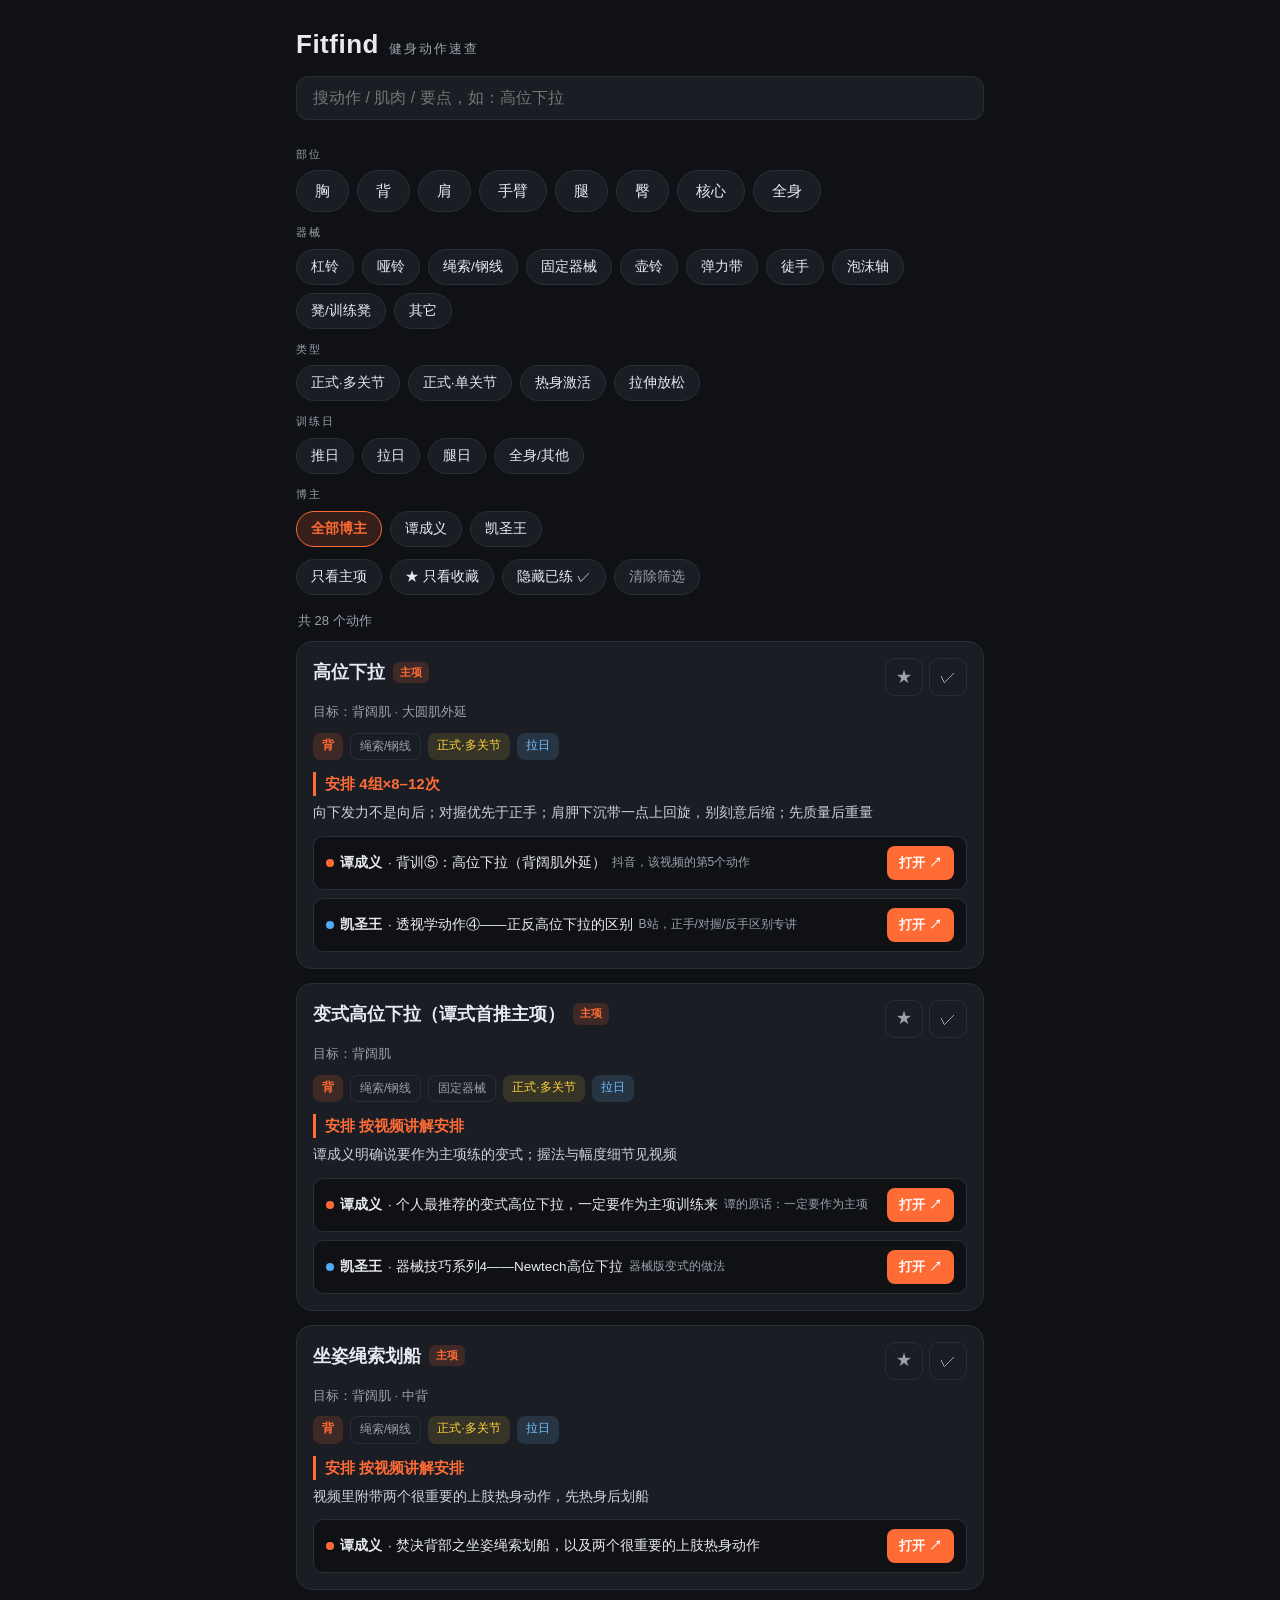
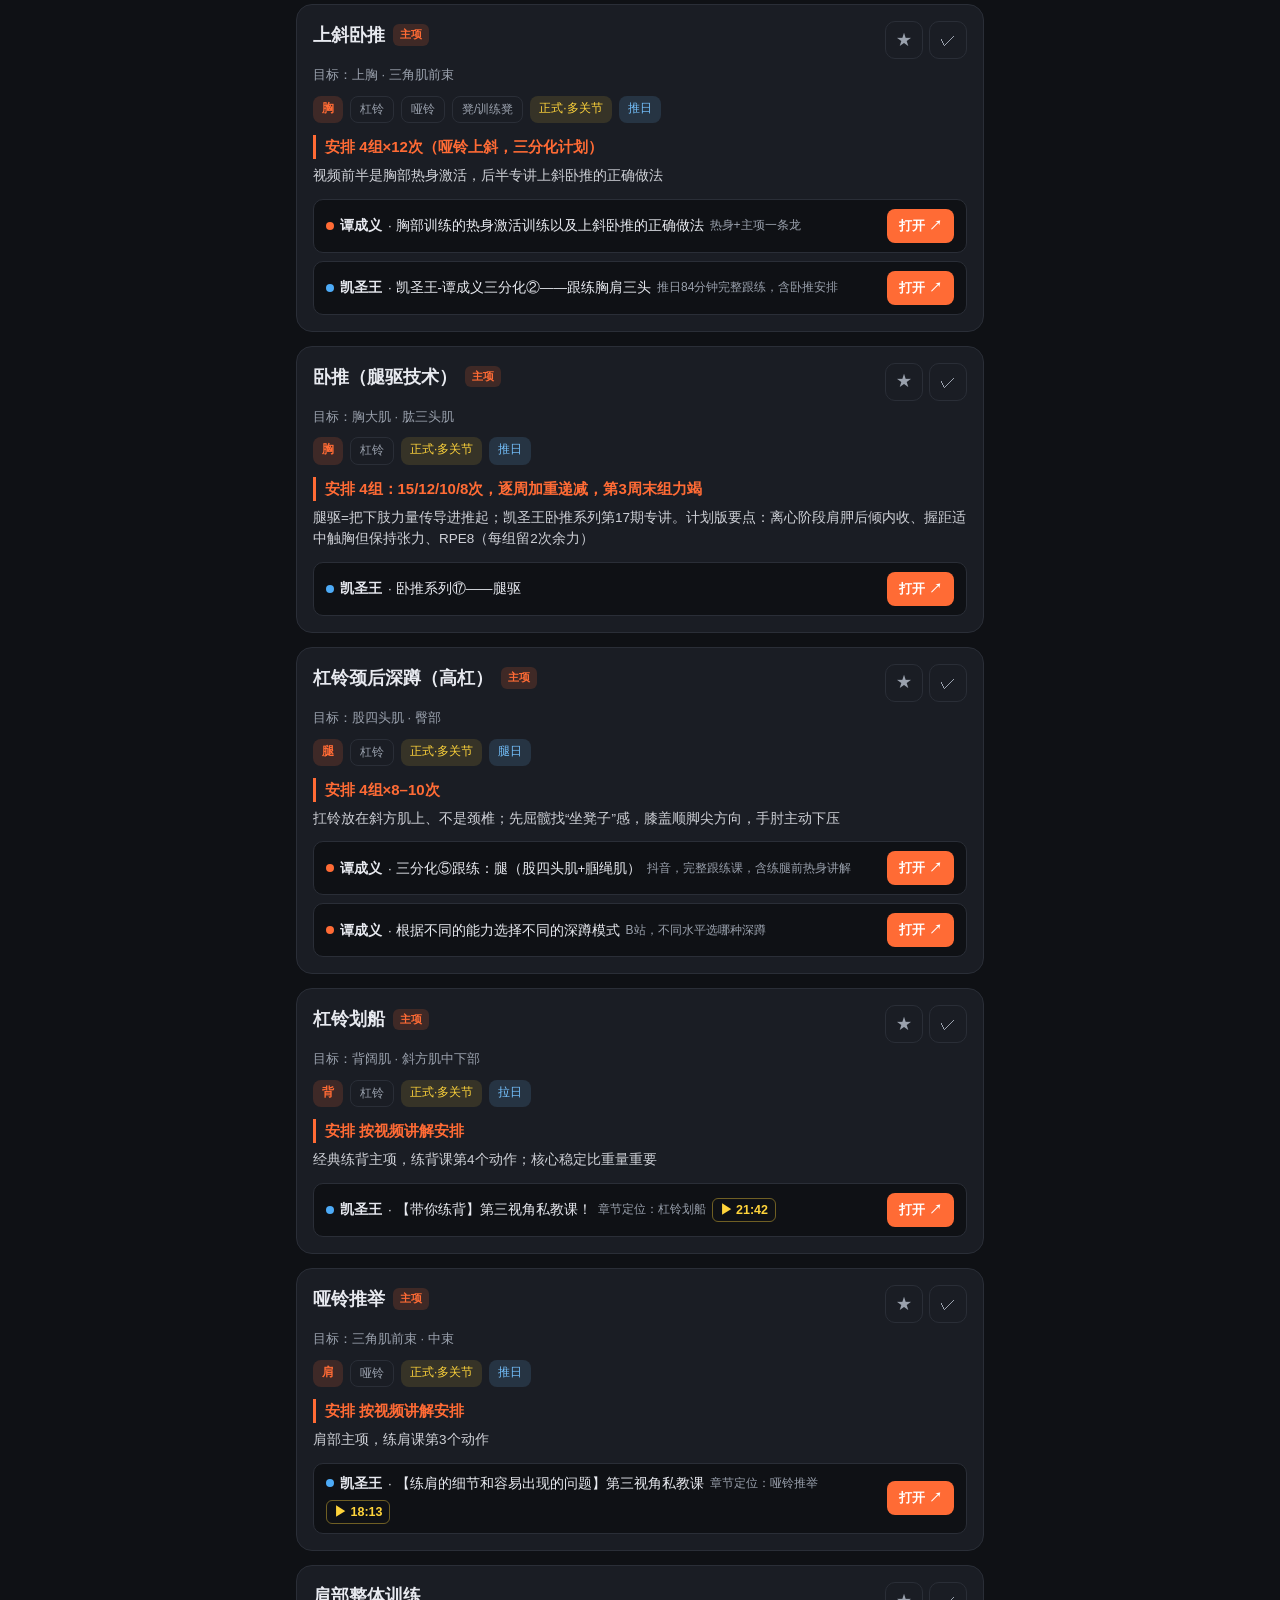
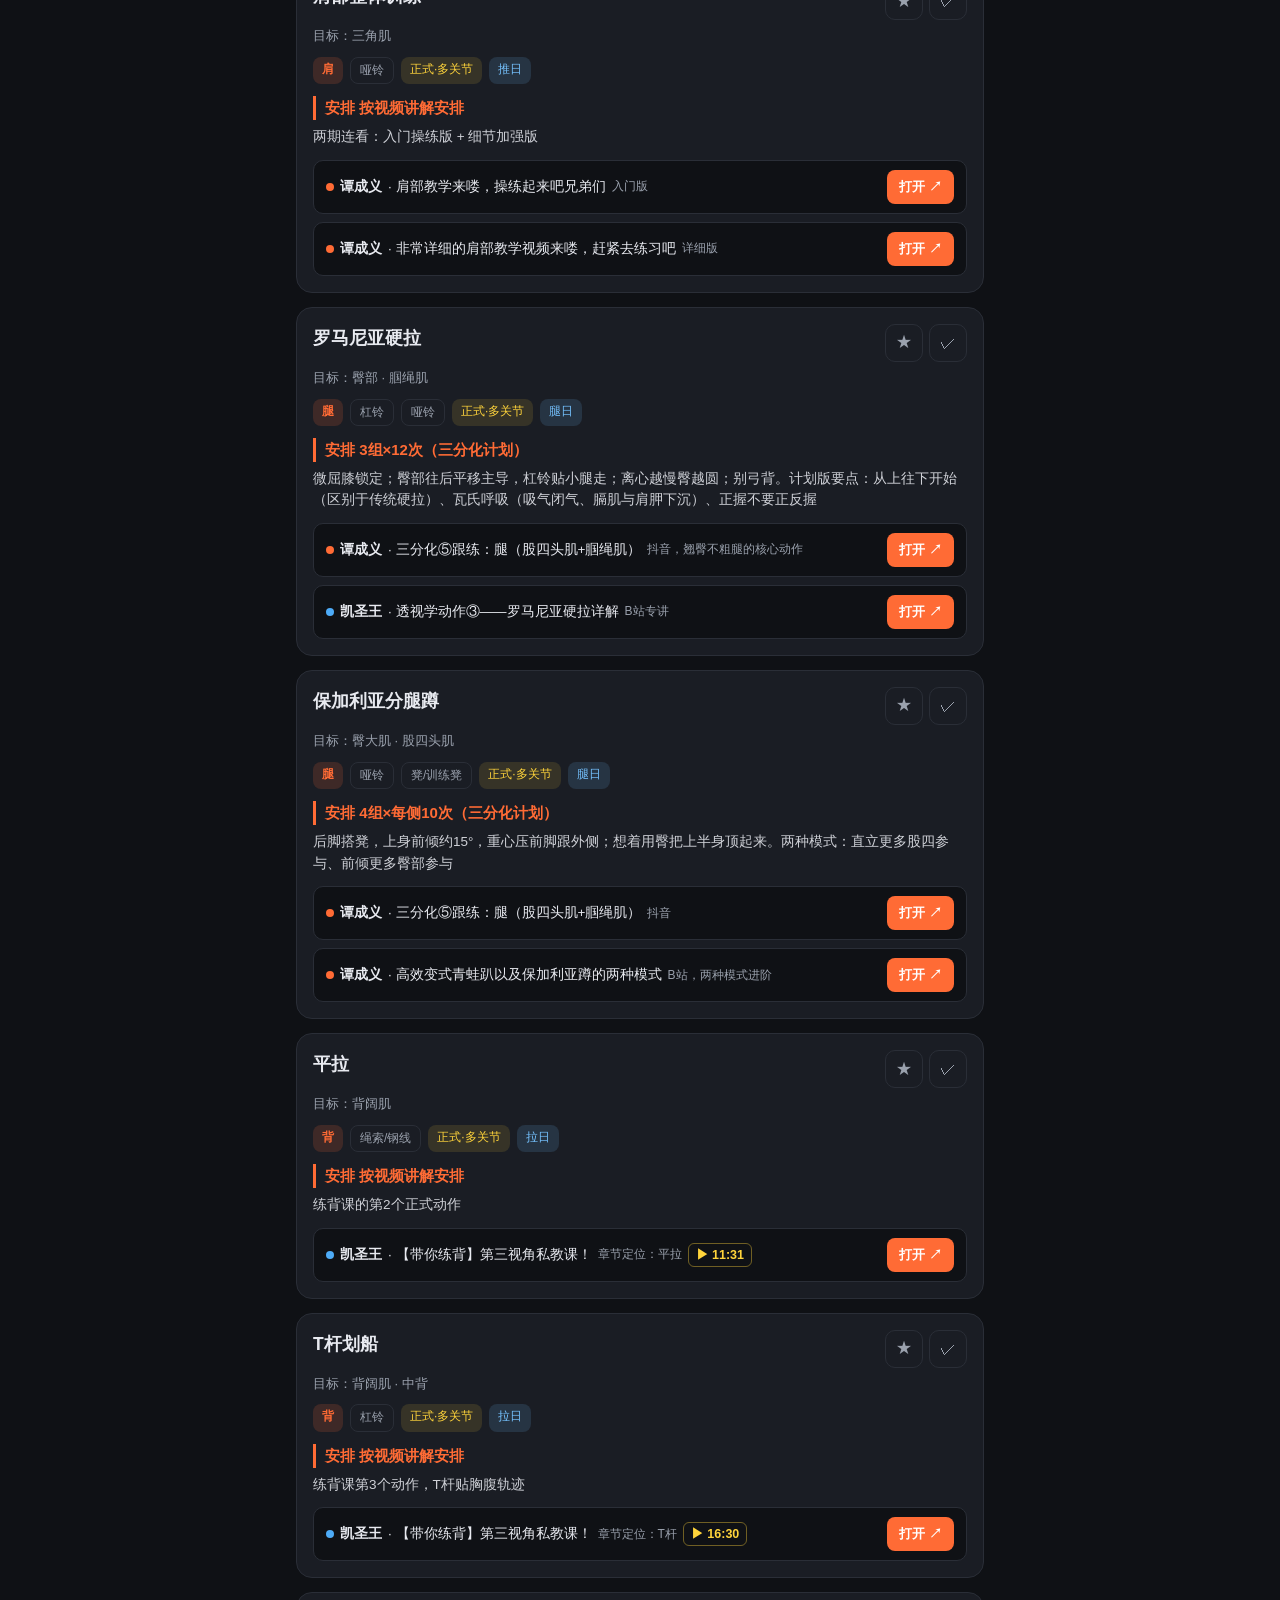
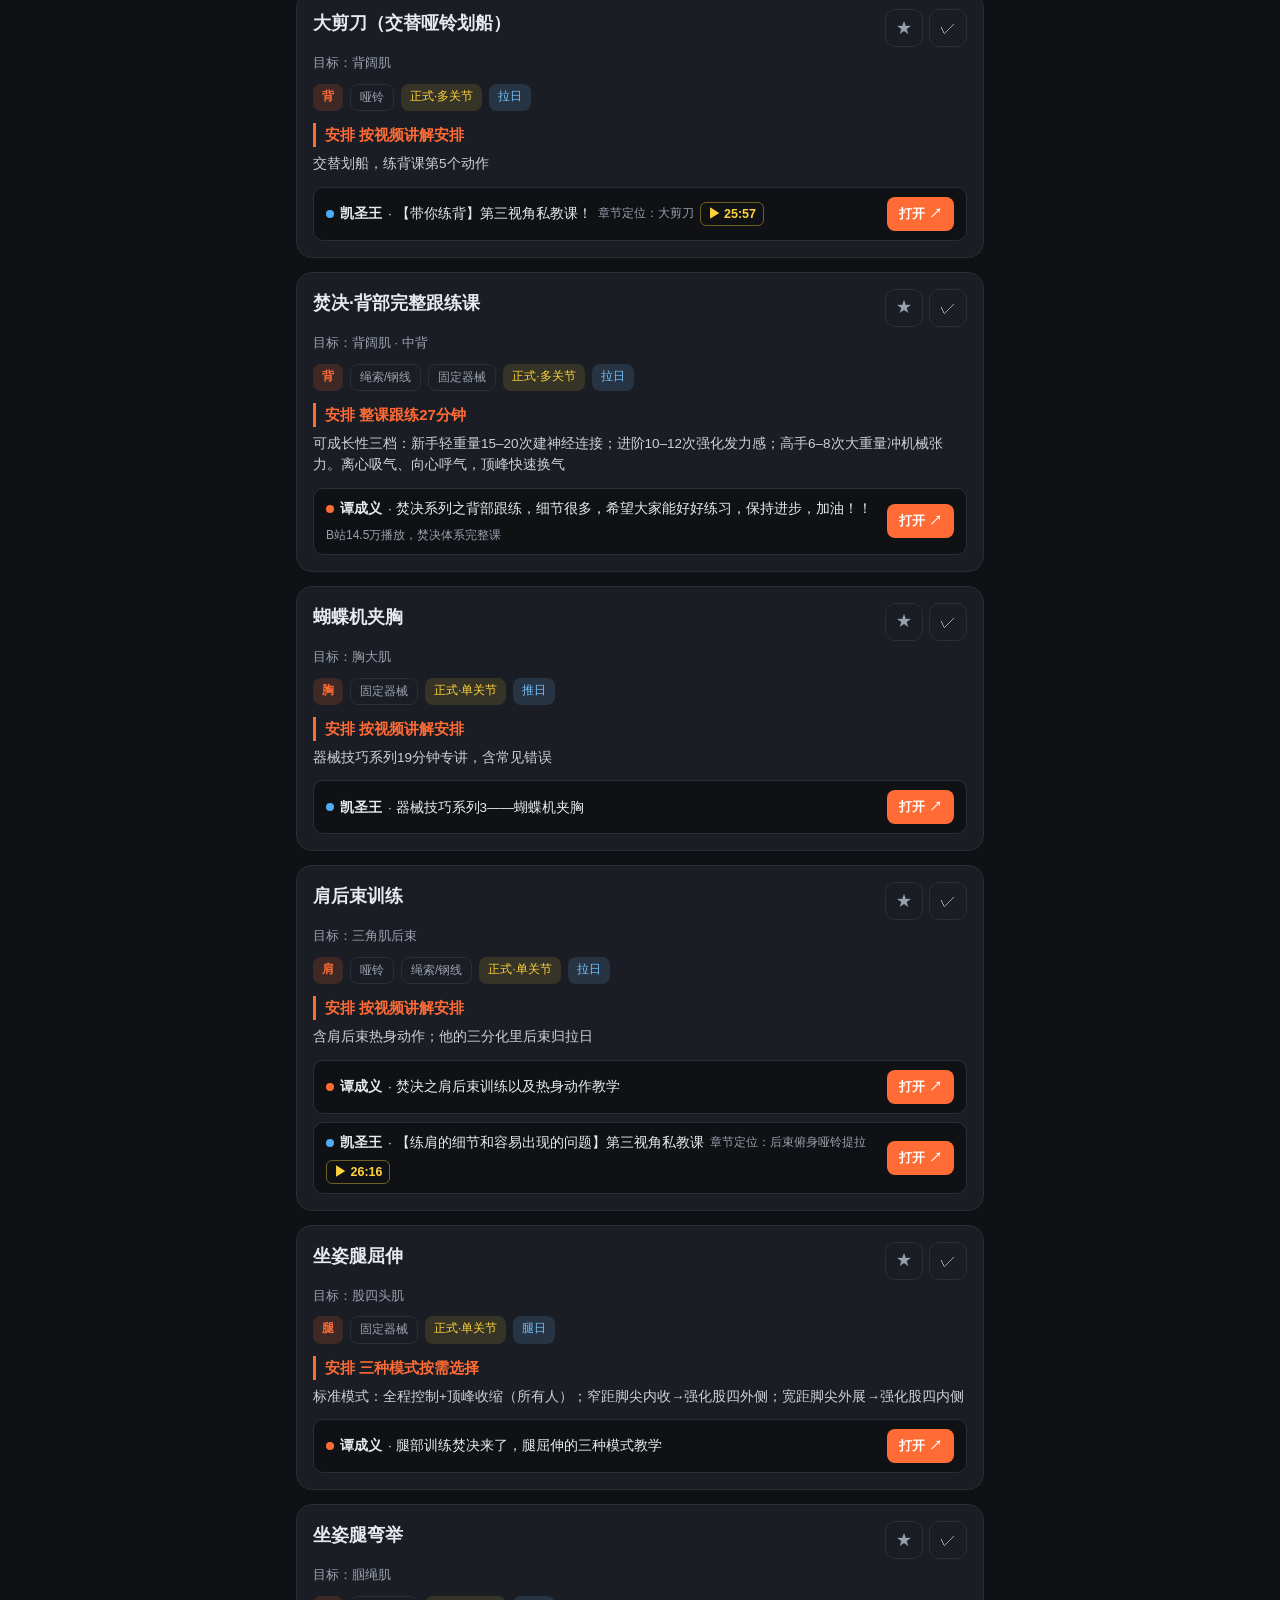
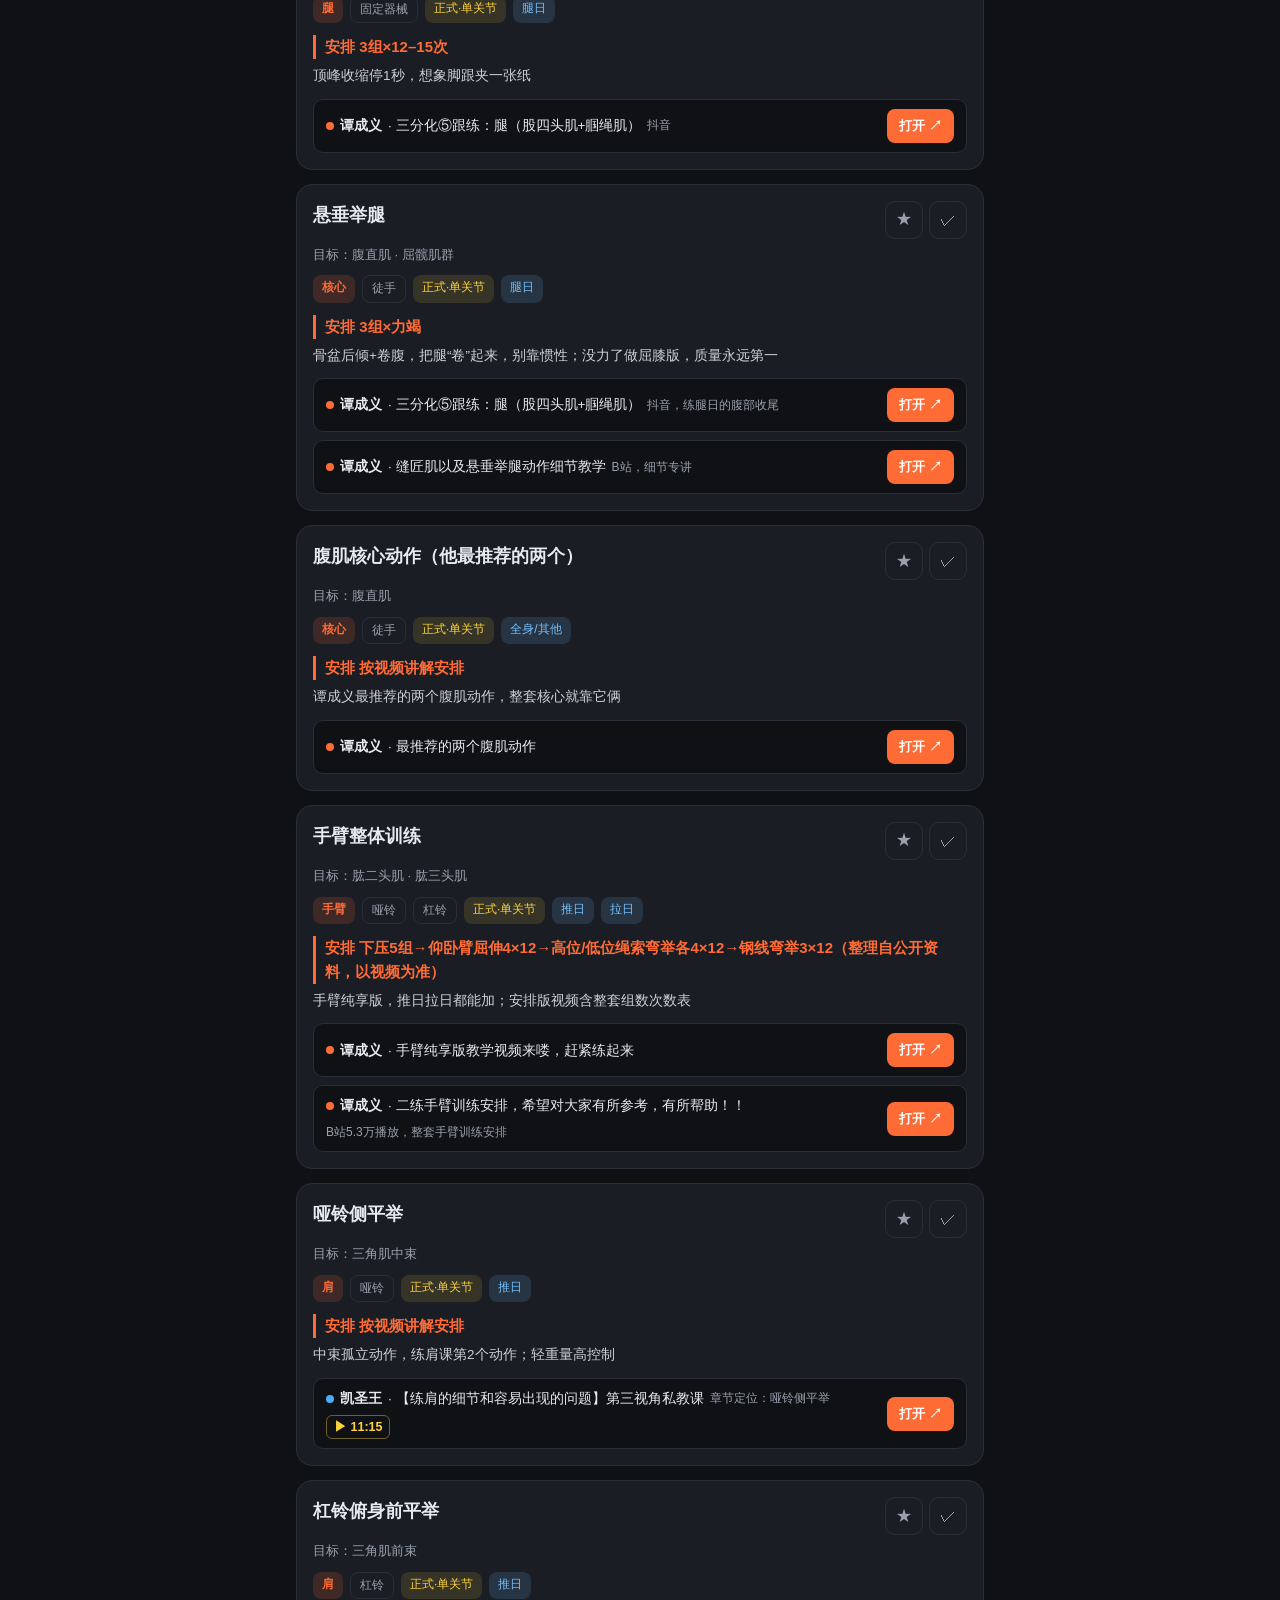
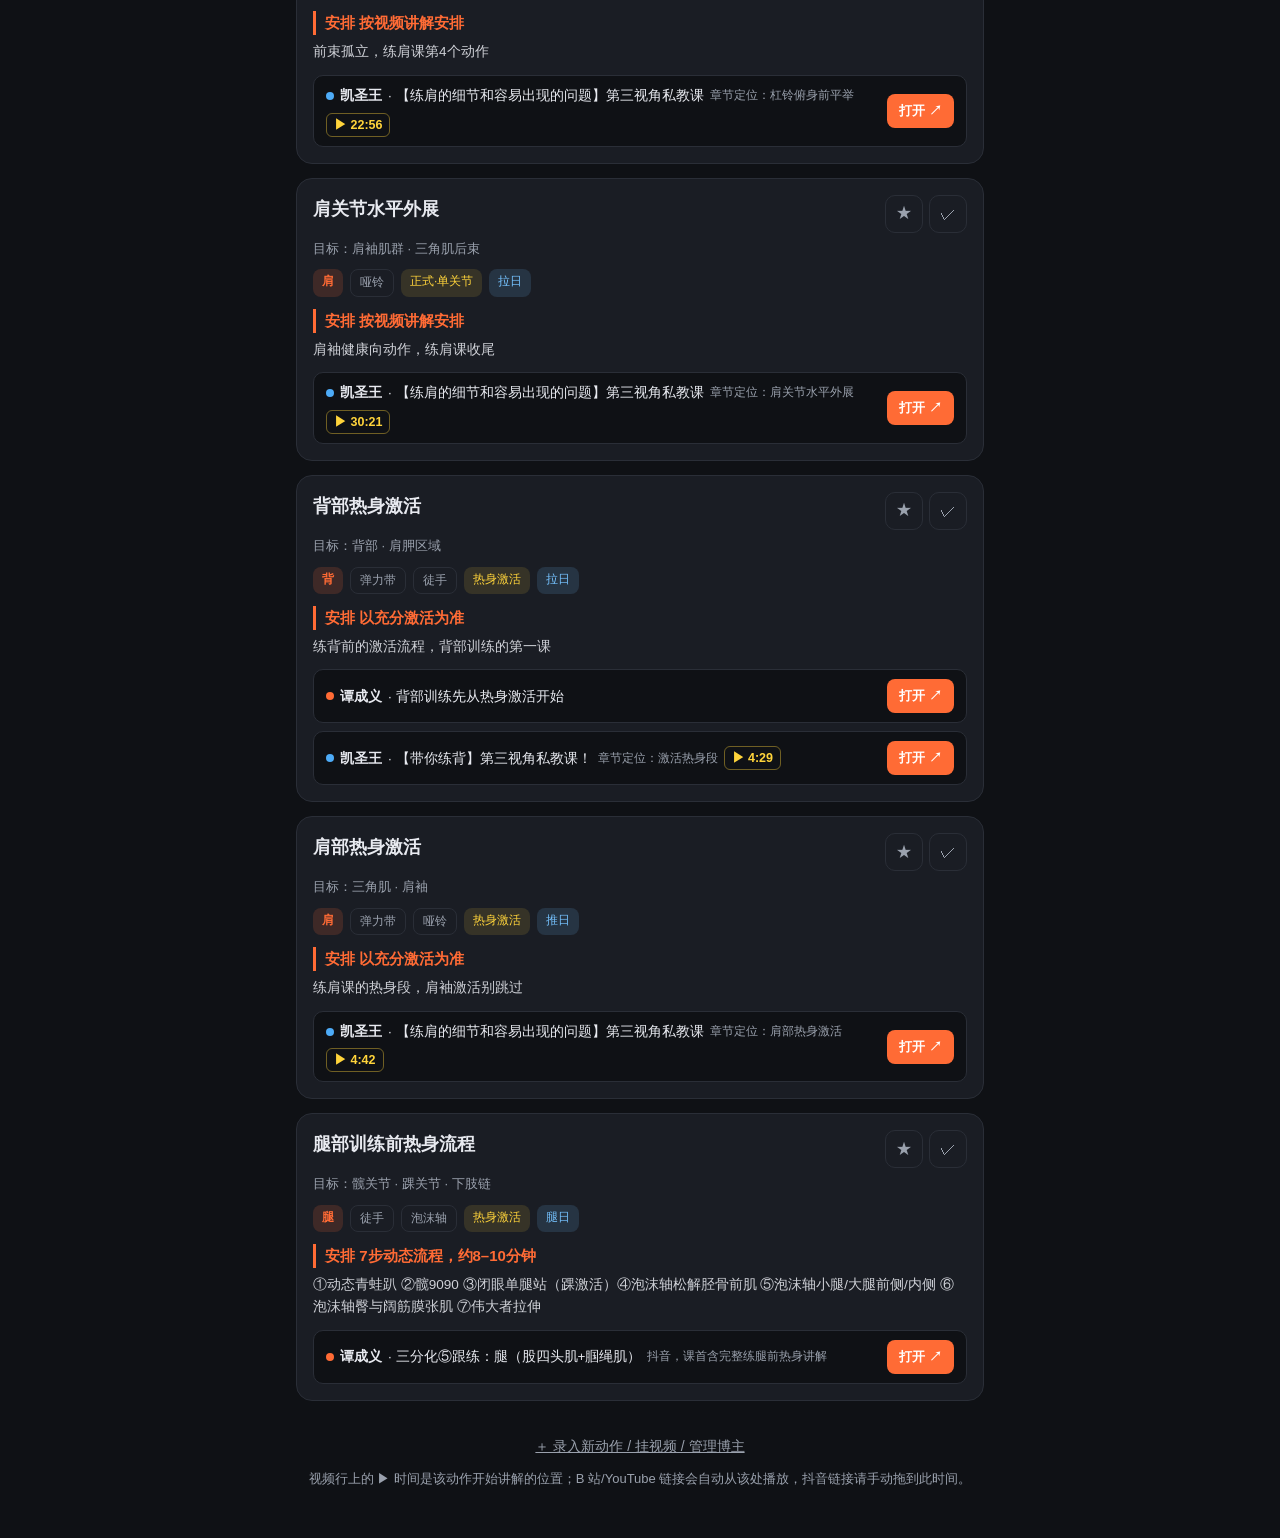
<file: index.html>
<!DOCTYPE html>
<html lang="zh-CN">
<head>
  <meta charset="UTF-8">
  <meta name="viewport" content="width=device-width, initial-scale=1, viewport-fit=cover">
  <meta name="theme-color" content="#0f1115">
  <meta name="apple-mobile-web-app-capable" content="yes">
  <meta name="apple-mobile-web-app-status-bar-style" content="black-translucent">
  <title>Fitfind</title>
  <link rel="manifest" href="manifest.json">
  <link rel="apple-touch-icon" href="icon-192.png">
  <link rel="stylesheet" href="style.css">
</head>
<body>
  <header class="top">
    <h1>Fitfind<span class="sub">健身动作速查</span></h1>
    <input id="q" type="search" placeholder="搜动作 / 肌肉 / 要点，如：高位下拉" autocomplete="off">
  </header>

  <!-- 筛选区：每个维度一行，按钮由 app.js 根据 data.js 的表自动生成 -->
  <section class="filters">
    <div class="frow">
      <span class="flabel">部位</span>
      <div class="chips" id="partChips"></div>
    </div>
    <div class="frow">
      <span class="flabel">器械</span>
      <div class="chips small" id="equipChips"></div>
    </div>
    <div class="frow">
      <span class="flabel">类型</span>
      <div class="chips small" id="typeChips"></div>
    </div>
    <div class="frow">
      <span class="flabel">训练日</span>
      <div class="chips small" id="dayChips"></div>
    </div>
    <div class="frow">
      <span class="flabel">博主</span>
      <div class="chips small" id="bloggerChips"></div>
    </div>
    <div class="frow">
      <span class="flabel"></span>
      <div class="chips small">
        <button id="mainOnly" class="toggle">只看主项</button>
        <button id="favOnly" class="toggle">★ 只看收藏</button>
        <button id="hideDone" class="toggle">隐藏已练 ✓</button>
        <button id="clearFilters" class="toggle reset">清除筛选</button>
      </div>
    </div>
  </section>

  <p id="count" class="count"></p>
  <main id="list" class="list"></main>

  <div id="empty" class="empty" hidden>
    <p>没有符合的动作</p>
    <p class="muted">减少筛选条件试试，或去 <a href="admin.html">录入页</a> 添加</p>
  </div>

  <footer class="foot">
    <a href="admin.html">＋ 录入新动作 / 挂视频 / 管理博主</a>
    <p class="hint">视频行上的 ▶ 时间是该动作开始讲解的位置；B 站/YouTube 链接会自动从该处播放，抖音链接请手动拖到此时间。</p>
  </footer>

  <script src="data.js"></script>
  <script src="app.js"></script>
</body>
</html>
</file>
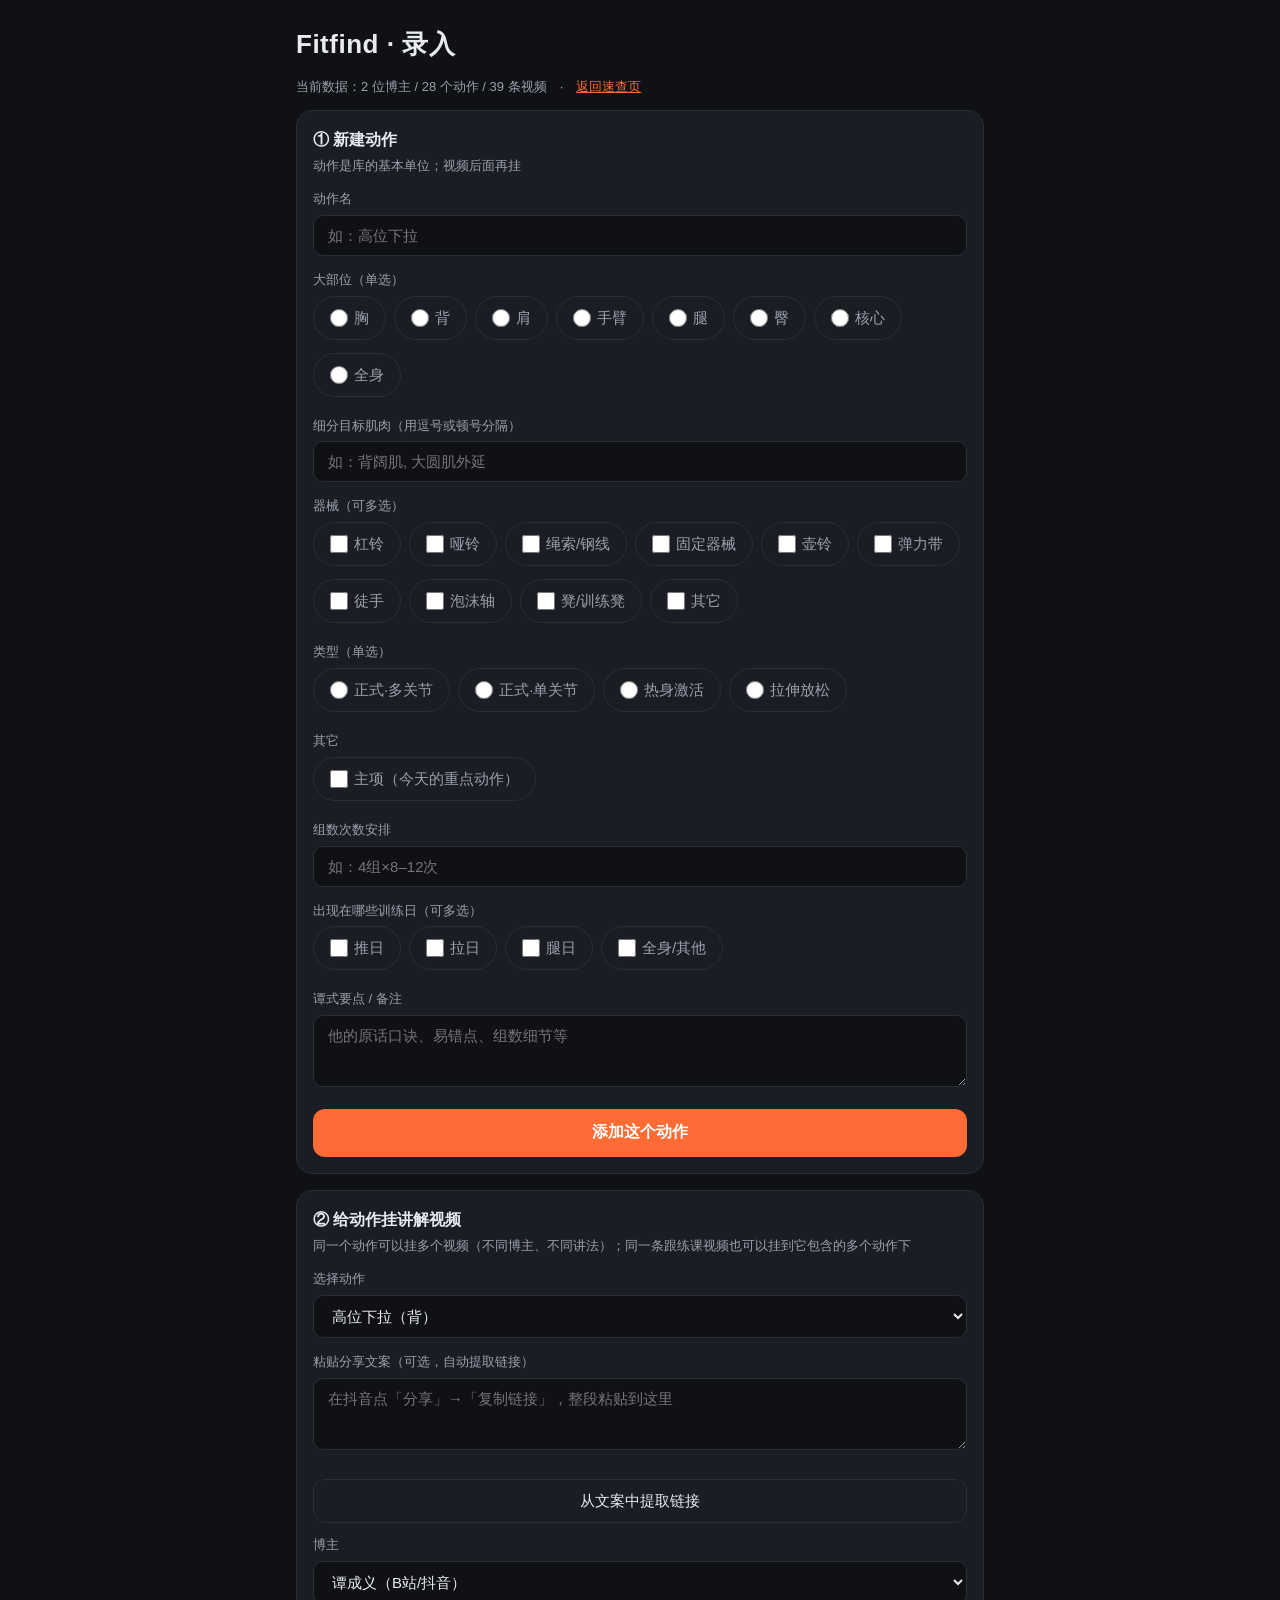
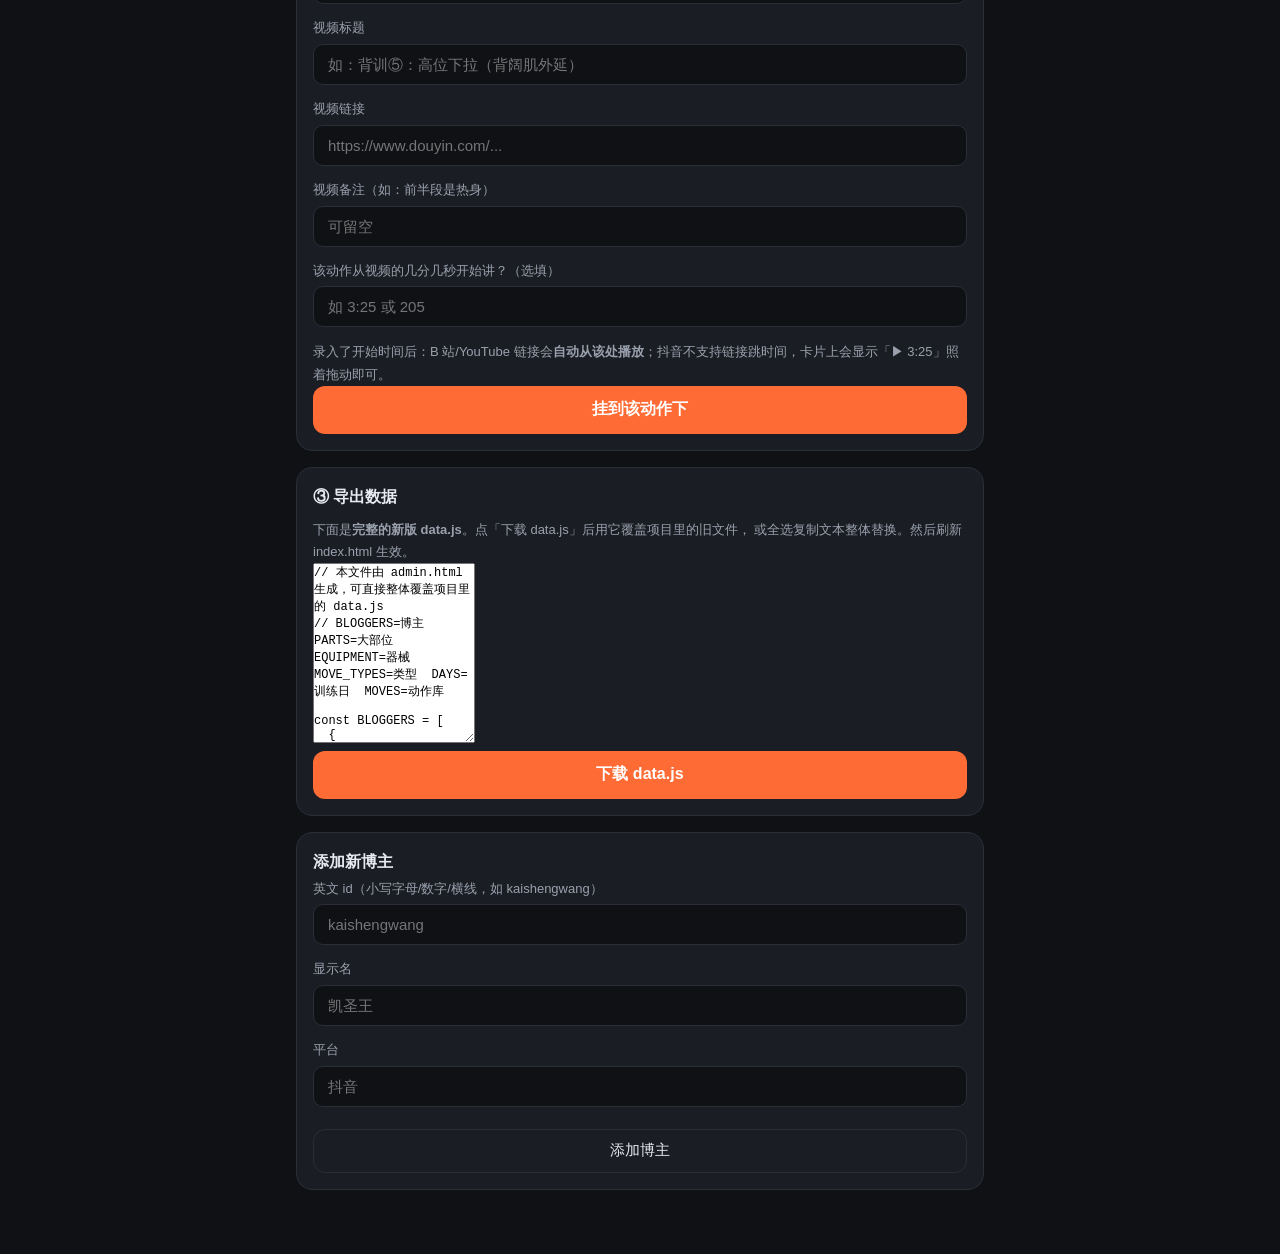
<file: admin.html>
<!DOCTYPE html>
<html lang="zh-CN">
<head>
  <meta charset="UTF-8">
  <meta name="viewport" content="width=device-width, initial-scale=1, viewport-fit=cover">
  <meta name="theme-color" content="#0f1115">
  <title>Fitfind · 录入</title>
  <link rel="stylesheet" href="style.css">
</head>
<body>
  <header class="top">
    <h1>Fitfind · 录入</h1>
    <p class="hint">当前数据：<span id="stat">加载中…</span>　·　<a href="index.html" style="color:var(--accent)">返回速查页</a></p>
  </header>

  <!-- 第一步：新建动作 -->
  <section class="admin-section">
    <h2>① 新建动作</h2>
    <p class="section-sub">动作是库的基本单位；视频后面再挂</p>
    <div class="field">
      <label>动作名</label>
      <input id="mName" type="text" placeholder="如：高位下拉">
    </div>
    <div class="field">
      <label>大部位（单选）</label>
      <div class="checks" id="mPart"></div>
    </div>
    <div class="field">
      <label>细分目标肌肉（用逗号或顿号分隔）</label>
      <input id="mMuscles" type="text" placeholder="如：背阔肌, 大圆肌外延">
    </div>
    <div class="field">
      <label>器械（可多选）</label>
      <div class="checks" id="mEquip"></div>
    </div>
    <div class="field">
      <label>类型（单选）</label>
      <div class="checks" id="mType"></div>
    </div>
    <div class="field">
      <label>其它</label>
      <div class="checks">
        <label><input type="checkbox" id="mMain">主项（今天的重点动作）</label>
      </div>
    </div>
    <div class="field">
      <label>组数次数安排</label>
      <input id="mScheme" type="text" placeholder="如：4组×8–12次">
    </div>
    <div class="field">
      <label>出现在哪些训练日（可多选）</label>
      <div class="checks" id="mDays"></div>
    </div>
    <div class="field">
      <label>谭式要点 / 备注</label>
      <textarea id="mTips" placeholder="他的原话口诀、易错点、组数细节等"></textarea>
    </div>
    <button class="btn-primary" id="addMoveBtn">添加这个动作</button>
    <p class="warn" id="moveWarn" hidden></p>
  </section>

  <!-- 第二步：给已有动作挂视频 -->
  <section class="admin-section">
    <h2>② 给动作挂讲解视频</h2>
    <p class="section-sub">同一个动作可以挂多个视频（不同博主、不同讲法）；同一条跟练课视频也可以挂到它包含的多个动作下</p>
    <div class="field">
      <label>选择动作</label>
      <select id="vMove"></select>
    </div>
    <div class="field">
      <label>粘贴分享文案（可选，自动提取链接）</label>
      <textarea id="shareText" placeholder="在抖音点「分享」→「复制链接」，整段粘贴到这里"></textarea>
    </div>
    <button class="btn-secondary" id="extractBtn">从文案中提取链接</button>
    <div class="field" style="margin-top:12px">
      <label>博主</label>
      <select id="vBlogger"></select>
    </div>
    <div class="field">
      <label>视频标题</label>
      <input id="vTitle" type="text" placeholder="如：背训⑤：高位下拉（背阔肌外延）">
    </div>
    <div class="field">
      <label>视频链接</label>
      <input id="vUrl" type="text" placeholder="https://www.douyin.com/...">
    </div>
    <div class="field">
      <label>视频备注（如：前半段是热身）</label>
      <input id="vNote" type="text" placeholder="可留空">
    </div>
    <div class="field">
      <label>该动作从视频的几分几秒开始讲？（选填）</label>
      <input id="vStart" type="text" placeholder="如 3:25 或 205">
    </div>
    <p class="hint">录入了开始时间后：B 站/YouTube 链接会<strong>自动从该处播放</strong>；抖音不支持链接跳时间，卡片上会显示「▶ 3:25」照着拖动即可。</p>
    <button class="btn-primary" id="addVideoBtn">挂到该动作下</button>
    <p class="warn" id="videoWarn" hidden></p>
  </section>

  <!-- 第三步：导出数据 -->
  <section class="admin-section">
    <h2>③ 导出数据</h2>
    <p class="hint">下面是<strong>完整的新版 data.js</strong>。点「下载 data.js」后用它覆盖项目里的旧文件，
      或全选复制文本整体替换。然后刷新 index.html 生效。</p>
    <textarea id="out" readonly></textarea>
    <button class="btn-primary" id="downloadBtn">下载 data.js</button>
    <p class="ok" id="okMsg" hidden>已生成。记得覆盖项目里的 data.js 后刷新速查页。</p>
  </section>

  <!-- 加新博主 -->
  <section class="admin-section">
    <h2>添加新博主</h2>
    <div class="field">
      <label>英文 id（小写字母/数字/横线，如 kaishengwang）</label>
      <input id="bId" type="text" placeholder="kaishengwang">
    </div>
    <div class="field">
      <label>显示名</label>
      <input id="bName" type="text" placeholder="凯圣王">
    </div>
    <div class="field">
      <label>平台</label>
      <input id="bPlatform" type="text" placeholder="抖音">
    </div>
    <button class="btn-secondary" id="addBloggerBtn">添加博主</button>
    <p class="warn" id="bWarn" hidden></p>
  </section>

  <script src="data.js"></script>
  <script src="admin.js"></script>
</body>
</html>
</file>
<file: style.css>
/* Fitfind —— 深色主题 + 手机优先
   设计原则：信息分层（部位/器械/类型/训练日/博主 五种视觉语言）、呼吸感间距、单手大按钮 */
:root {
  --bg: #0f1115;
  --card: #1a1d24;
  --line: #2a2e37;
  --text: #e8eaf0;
  --muted: #9aa1ad;
  --accent: #ff6b35;
  --accent-soft: rgba(255, 107, 53, 0.16);
  --blue: #74c0fc;
  --blue-soft: rgba(116, 192, 252, 0.14);
  --green: #69db7c;
  --yellow: #ffd43b;
  --yellow-soft: rgba(255, 212, 59, 0.12);
}

* { box-sizing: border-box; margin: 0; padding: 0; }
html { -webkit-text-size-adjust: 100%; }
body {
  background: var(--bg);
  color: var(--text);
  font: 16px/1.6 -apple-system, "PingFang SC", "Noto Sans SC", sans-serif;
  max-width: 720px;
  margin: 0 auto;
  padding: 14px 16px 48px;
}

/* ---------- 顶部 ---------- */
.top { position: sticky; top: 0; background: var(--bg); padding: 10px 0 12px; z-index: 10; }
.top h1 { font-size: 26px; letter-spacing: 0.5px; display: flex; align-items: baseline; gap: 10px; }
.top h1 .sub { font-size: 13px; font-weight: 400; color: var(--muted); letter-spacing: 2px; }
.top input {
  width: 100%; padding: 12px 16px; font-size: 16px; margin-top: 10px;
  background: var(--card); color: var(--text);
  border: 1px solid var(--line); border-radius: 12px;
}
.top input:focus { outline: 2px solid var(--accent); border-color: transparent; }

/* ---------- 筛选区：每行一个小标签 + 可换行的按钮组 ---------- */
.filters { padding-top: 2px; }
.frow { margin: 12px 0; }
.flabel {
  display: block; font-size: 11px; color: var(--muted);
  letter-spacing: 2px; margin-bottom: 7px;
}
.chips { display: flex; flex-wrap: wrap; gap: 8px; }
.chip, .toggle {
  min-height: 42px; padding: 9px 18px;
  font-size: 15px; color: var(--text);
  background: var(--card); border: 1px solid var(--line); border-radius: 999px;
  cursor: pointer; user-select: none;
}
.chips.small .chip, .toggle { min-height: 36px; font-size: 13.5px; padding: 6px 14px; }
.chip.active, .toggle.active { background: var(--accent-soft); border-color: var(--accent); color: var(--accent); font-weight: 600; }
.toggle.reset { color: var(--muted); }

.count { color: var(--muted); font-size: 13px; margin: 16px 2px 10px; }

/* ---------- 动作卡片 ---------- */
.list { display: flex; flex-direction: column; gap: 14px; }
.card {
  background: var(--card); border: 1px solid var(--line);
  border-radius: 16px; padding: 16px;
}
.card.watched { opacity: 0.55; }

.card-head { display: flex; align-items: flex-start; gap: 10px; }
.card-head h3 { font-size: 17.5px; flex: 1; min-width: 0; display: flex; align-items: center; gap: 8px; flex-wrap: wrap; }
.acts { display: flex; gap: 6px; flex: 0 0 auto; }
.acts .icon-btn { min-width: 38px; min-height: 38px; font-size: 16px; }

.badge {
  font-size: 11px; font-weight: 700; color: var(--accent);
  background: var(--accent-soft); border-radius: 6px; padding: 2px 7px;
}

.muscles { color: var(--muted); font-size: 13px; margin: 6px 0 10px; }

/* 标签：五种视觉语言严格区分 */
.tags { display: flex; flex-wrap: wrap; gap: 7px; }
.tag { font-size: 12px; border-radius: 8px; padding: 3px 9px; }
.tag.part   { background: var(--accent-soft); color: var(--accent); font-weight: 600; }            /* 部位：实心橙 */
.tag.equip  { border: 1px solid var(--line); color: var(--muted); }                                  /* 器械：灰描边 */
.tag.type   { background: var(--yellow-soft); color: var(--yellow); }                                /* 类型：黄底 */
.tag.day    { background: var(--blue-soft); color: var(--blue); }                                    /* 训练日：蓝底 */

/* 组数：左侧橙色竖条强调 */
.scheme {
  color: var(--accent); font-weight: 700; font-size: 15px;
  border-left: 3px solid var(--accent);
  padding-left: 9px; margin: 12px 0 6px;
}
.note { color: var(--text); opacity: 0.88; font-size: 13.5px; }

/* 动作下挂的视频行 */
.videos { display: flex; flex-direction: column; gap: 8px; margin-top: 12px; }
.video-row {
  display: flex; align-items: center; gap: 8px;
  background: var(--bg); border: 1px solid var(--line);
  border-radius: 10px; padding: 9px 12px;
}
.v-title { flex: 1; min-width: 0; font-size: 13.5px; display: flex; align-items: center; gap: 6px; flex-wrap: wrap; }
.v-note { color: var(--muted); font-size: 12px; }
.v-time {
  flex: 0 0 auto; font-size: 12.5px; font-weight: 700; color: var(--yellow);
  border: 1px solid #ffd43b66; border-radius: 6px; padding: 1px 7px;
}
.muted { color: var(--muted); }
.dot { width: 8px; height: 8px; border-radius: 50%; flex: 0 0 auto; }
.v-open {
  flex: 0 0 auto; text-decoration: none; font-weight: 600; font-size: 13px;
  color: #fff; background: var(--accent);
  border-radius: 8px; padding: 6px 12px; min-height: 34px; line-height: 22px;
}

.icon-btn {
  min-width: 44px; min-height: 44px; font-size: 18px; border-radius: 10px;
  background: transparent; border: 1px solid var(--line); color: var(--muted); cursor: pointer;
}
.icon-btn.fav.on { color: var(--yellow); border-color: var(--yellow); }
.icon-btn.done-btn.on { color: var(--green); border-color: var(--green); }

.empty { text-align: center; padding: 48px 0; }
.empty .muted { color: var(--muted); font-size: 14px; margin-top: 6px; }
.empty a { color: var(--accent); }

.foot { margin-top: 32px; text-align: center; }
.foot a { color: var(--muted); font-size: 14px; }

/* ---------- 录入页 admin.html ---------- */
.admin-section {
  background: var(--card); border: 1px solid var(--line);
  border-radius: 16px; padding: 16px; margin-bottom: 16px;
}
.admin-section h2 { font-size: 16px; margin-bottom: 4px; }
.section-sub { color: var(--muted); font-size: 13px; margin-bottom: 12px; }
.field { margin-bottom: 14px; }
.field label { display: block; font-size: 13px; color: var(--muted); margin-bottom: 5px; }
.field input, .field textarea, .field select {
  width: 100%; padding: 11px 14px; font-size: 15px;
  background: var(--bg); color: var(--text);
  border: 1px solid var(--line); border-radius: 10px;
  font-family: inherit;
}
.field textarea { min-height: 72px; resize: vertical; }
.checks { display: flex; flex-wrap: wrap; gap: 8px; }
.checks label {
  display: flex; align-items: center; gap: 6px;
  border: 1px solid var(--line); border-radius: 999px;
  padding: 9px 16px; font-size: 15px; cursor: pointer;
}
.checks input { width: 18px; height: 18px; accent-color: var(--accent); }
.btn-primary {
  width: 100%; min-height: 48px; font-size: 16px; font-weight: 600;
  background: var(--accent); color: #fff; border: none; border-radius: 12px; cursor: pointer;
}
.btn-secondary {
  width: 100%; min-height: 44px; font-size: 15px; margin-top: 8px;
  background: var(--card); color: var(--text);
  border: 1px solid var(--line); border-radius: 12px; cursor: pointer;
}
.warn { color: var(--yellow); font-size: 14px; margin-top: 8px; }
.ok { color: var(--green); font-size: 14px; margin-top: 8px; }
.hint { color: var(--muted); font-size: 13px; margin-top: 10px; line-height: 1.7; }
#out { min-height: 180px; font-family: ui-monospace, monospace; font-size: 12px; }
</file>
